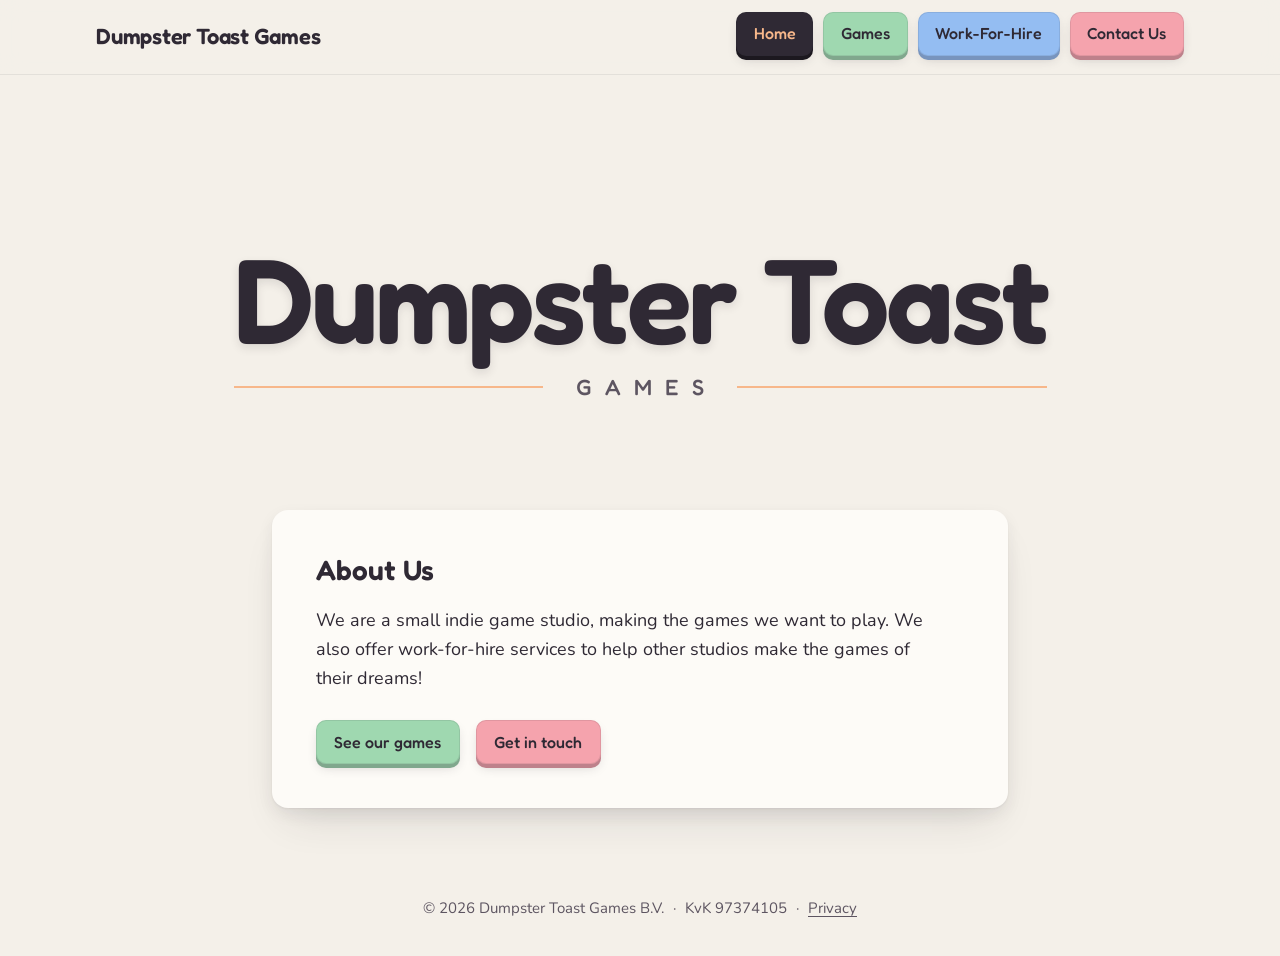
<file: index.html>
<!DOCTYPE html>
<html lang="en">
<head>
  <meta charset="utf-8">
  <meta name="viewport" content="width=device-width, initial-scale=1">
  <title>Dumpster Toast Games</title>
  <meta name="description" content="Dumpster Toast Games is a small indie game studio, making the games we want to play. We also offer work-for-hire services to help other studios make the games of their dreams!.">
  <meta name="theme-color" content="#f4f0e9">
  <link rel="icon" href="data:,">
  <link rel="stylesheet" href="css/style.css">
</head>
<body>
  <a class="btn skip-link" href="#content">Skip to content</a>

  <header class="site-header">
    <div class="container header-inner">
      <a class="wordmark" href="index.html">Dumpster Toast Games</a>
      <nav class="site-nav" aria-label="Main">
        <ul class="nav-list">
          <li><a class="btn btn--apricot" href="index.html" aria-current="page">Home</a></li>
          <li><a class="btn btn--mint" href="games.html">Games</a></li>
          <li><a class="btn btn--sky" href="work-for-hire.html">Work-For-Hire</a></li>
          <li><a class="btn btn--pink" href="contact.html">Contact Us</a></li>
        </ul>
      </nav>
    </div>
  </header>

  <main id="content" class="site-main">
    <div class="container">
      <div class="hero">
        <h1 class="logo">
          <span class="logo-main">Dumpster Toast</span>
          <span class="logo-sub">Games</span>
        </h1>
      </div>

      <section class="card about" aria-labelledby="about-title">
        <h2 class="section-title" id="about-title">About Us</h2>
        <p>We are a small indie game studio, making the games we want to play. We also offer work-for-hire services to help other studios make the games of their dreams!</p>
        <div class="about-actions">
          <a class="btn btn--mint" href="games.html">See our games</a>
          <a class="btn btn--pink" href="contact.html">Get in touch</a>
        </div>
      </section>
    </div>
  </main>

  <footer class="site-footer">
    <ul class="footer-list">
      <li>&copy; 2026 Dumpster Toast Games B.V.</li>
      <li>KvK 97374105</li>
      <li><a href="privacy.html">Privacy</a></li>
    </ul>
  </footer>
</body>
</html>
</file>
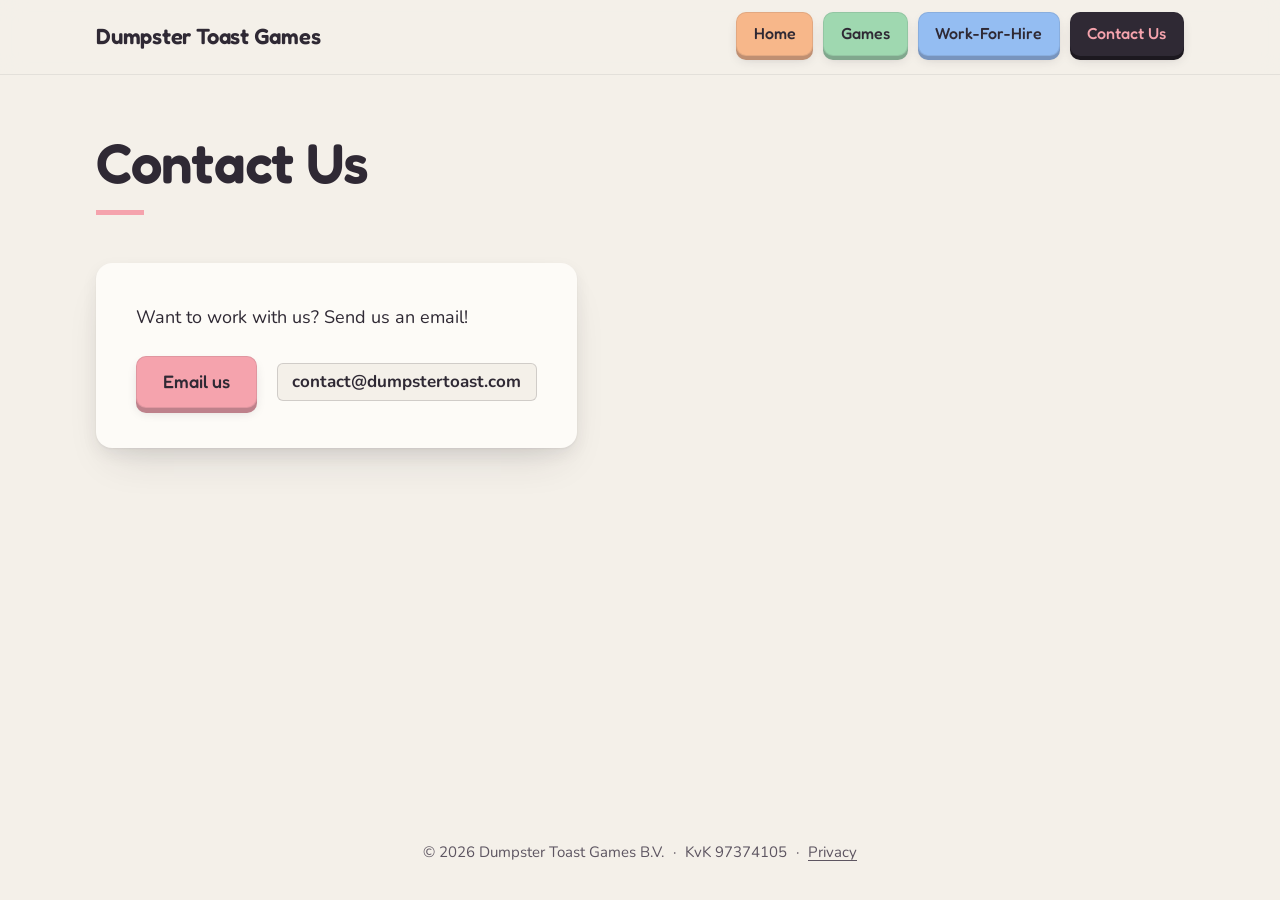
<file: contact.html>
<!DOCTYPE html>
<html lang="en">
<head>
  <meta charset="utf-8">
  <meta name="viewport" content="width=device-width, initial-scale=1">
  <title>Contact Us — Dumpster Toast Games</title>
  <meta name="description" content="Get in touch with Dumpster Toast Games by email.">
  <meta name="theme-color" content="#f4f0e9">
  <link rel="icon" href="data:,">
  <link rel="stylesheet" href="css/style.css">
</head>
<body class="page-contact">
  <a class="btn skip-link" href="#content">Skip to content</a>

  <header class="site-header">
    <div class="container header-inner">
      <a class="wordmark" href="index.html">Dumpster Toast Games</a>
      <nav class="site-nav" aria-label="Main">
        <ul class="nav-list">
          <li><a class="btn btn--apricot" href="index.html">Home</a></li>
          <li><a class="btn btn--mint" href="games.html">Games</a></li>
          <li><a class="btn btn--sky" href="work-for-hire.html">Work-For-Hire</a></li>
          <li><a class="btn btn--pink" href="contact.html" aria-current="page">Contact Us</a></li>
        </ul>
      </nav>
    </div>
  </header>

  <main id="content" class="site-main">
    <div class="container">
      <h1 class="page-title">Contact Us</h1>

      <div class="card email-card">
        <p class="email-intro">Want to work with us?  Send us an email!</p>
        <div class="email-actions">
          <a class="btn btn--large btn--accent" href="mailto:contact@dumpstertoast.com">Email us</a>
          <p class="email-address">contact@dumpstertoast.com</p>
        </div>
      </div>
    </div>
  </main>

  <footer class="site-footer">
    <ul class="footer-list">
      <li>&copy; 2026 Dumpster Toast Games B.V.</li>
      <li>KvK 97374105</li>
      <li><a href="privacy.html">Privacy</a></li>
    </ul>
  </footer>
</body>
</html>
</file>
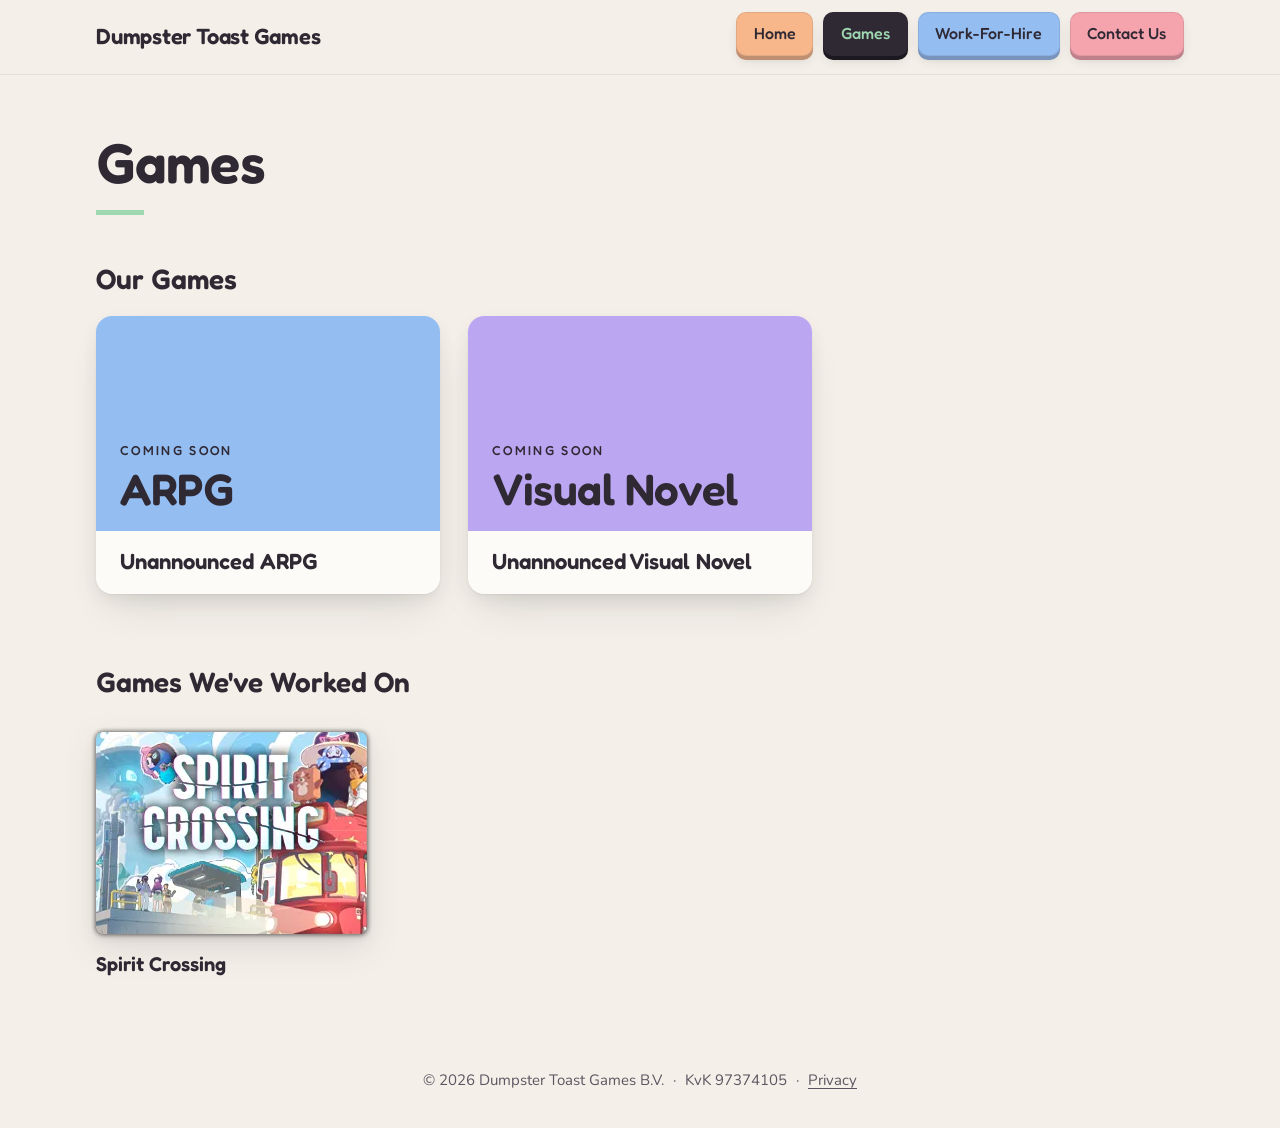
<file: games.html>
<!DOCTYPE html>
<html lang="en">
<head>
  <meta charset="utf-8">
  <meta name="viewport" content="width=device-width, initial-scale=1">
  <title>Games — Dumpster Toast Games</title>
  <meta name="description" content="Games by Dumpster Toast Games: our own upcoming games, and the games we have worked on with other studios.">
  <meta name="theme-color" content="#f4f0e9">
  <link rel="icon" href="data:,">
  <link rel="stylesheet" href="css/style.css">
</head>
<body class="page-games">
  <a class="btn skip-link" href="#content">Skip to content</a>

  <header class="site-header">
    <div class="container header-inner">
      <a class="wordmark" href="index.html">Dumpster Toast Games</a>
      <nav class="site-nav" aria-label="Main">
        <ul class="nav-list">
          <li><a class="btn btn--apricot" href="index.html">Home</a></li>
          <li><a class="btn btn--mint" href="games.html" aria-current="page">Games</a></li>
          <li><a class="btn btn--sky" href="work-for-hire.html">Work-For-Hire</a></li>
          <li><a class="btn btn--pink" href="contact.html">Contact Us</a></li>
        </ul>
      </nav>
    </div>
  </header>

  <main id="content" class="site-main">
    <div class="container">
      <h1 class="page-title">Games</h1>

      <section class="section" aria-labelledby="our-games-title">
        <h2 class="section-title" id="our-games-title">Our Games</h2>
        <div class="card-grid">
          <article class="card game-card">
            <div class="game-cover game-cover--sky" aria-hidden="true">
              <span class="cover-eyebrow">Coming soon</span>
              <span class="cover-genre">ARPG</span>
            </div>
            <div class="game-info">
              <h3 class="game-title">Unannounced ARPG</h3>
              <p class="visually-hidden">Coming soon</p>
            </div>
          </article>

          <article class="card game-card">
            <div class="game-cover game-cover--lavender" aria-hidden="true">
              <span class="cover-eyebrow">Coming soon</span>
              <span class="cover-genre">Visual Novel</span>
            </div>
            <div class="game-info">
              <h3 class="game-title">Unannounced Visual Novel</h3>
              <p class="visually-hidden">Coming soon</p>
            </div>
          </article>
        </div>
      </section>

      <section class="section" aria-labelledby="worked-on-title">
        <h2 class="section-title" id="worked-on-title">Games We've Worked On</h2>
        <div class="card-grid">
          <figure class="partner">
            <a class="partner-link" href="https://playspiritcrossing.com/" target="_blank" rel="noopener">
              <img src="img/spirit-crossing.png" width="302" height="228" alt="Spirit Crossing">
              <span class="visually-hidden">(opens in a new tab)</span>
            </a>
            <figcaption class="partner-caption">Spirit Crossing</figcaption>
          </figure>
        </div>
      </section>
    </div>
  </main>

  <footer class="site-footer">
    <ul class="footer-list">
      <li>&copy; 2026 Dumpster Toast Games B.V.</li>
      <li>KvK 97374105</li>
      <li><a href="privacy.html">Privacy</a></li>
    </ul>
  </footer>
</body>
</html>
</file>
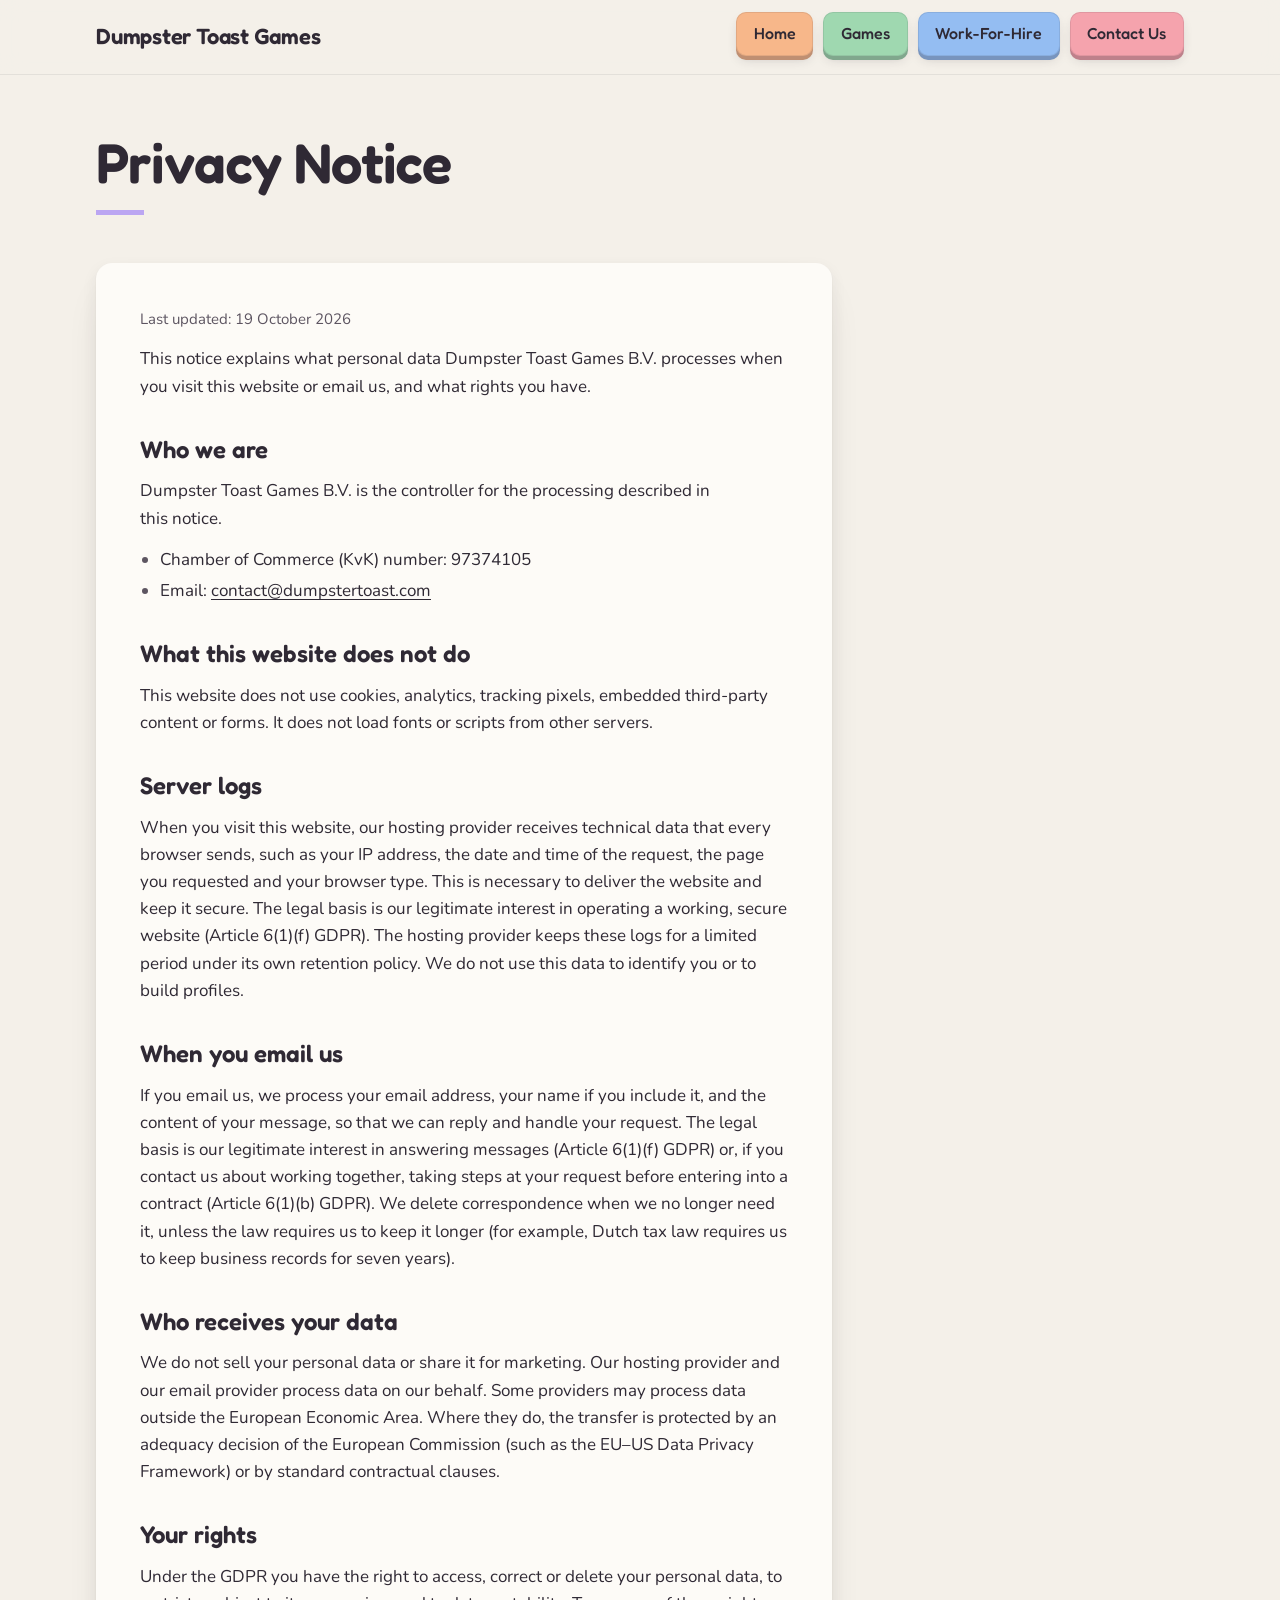
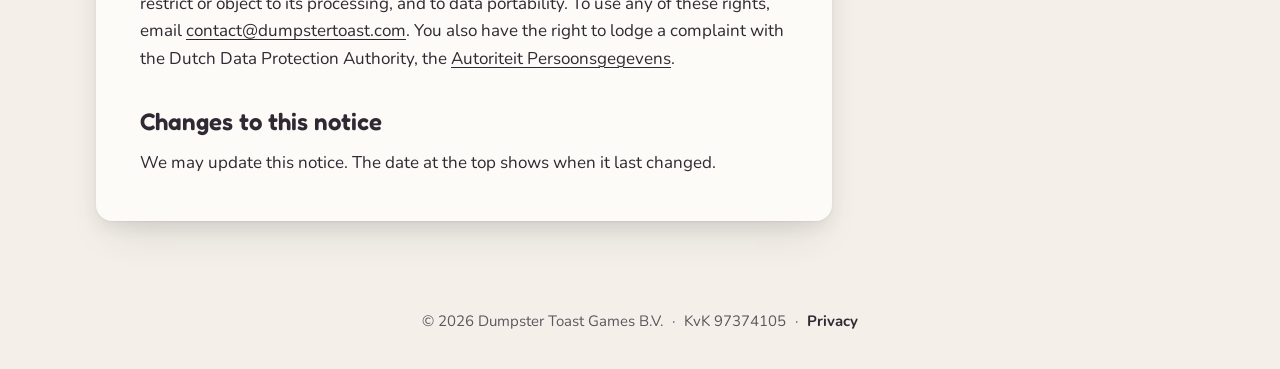
<file: privacy.html>
<!DOCTYPE html>
<html lang="en">
<head>
  <meta charset="utf-8">
  <meta name="viewport" content="width=device-width, initial-scale=1">
  <title>Privacy Notice — Dumpster Toast Games</title>
  <meta name="description" content="How Dumpster Toast Games B.V. handles personal data when you visit this website or email us, and what rights you have.">
  <meta name="theme-color" content="#f4f0e9">
  <link rel="icon" href="data:,">
  <link rel="stylesheet" href="css/style.css">
</head>
<body class="page-privacy">
  <a class="btn skip-link" href="#content">Skip to content</a>

  <header class="site-header">
    <div class="container header-inner">
      <a class="wordmark" href="index.html">Dumpster Toast Games</a>
      <nav class="site-nav" aria-label="Main">
        <ul class="nav-list">
          <li><a class="btn btn--apricot" href="index.html">Home</a></li>
          <li><a class="btn btn--mint" href="games.html">Games</a></li>
          <li><a class="btn btn--sky" href="work-for-hire.html">Work-For-Hire</a></li>
          <li><a class="btn btn--pink" href="contact.html">Contact Us</a></li>
        </ul>
      </nav>
    </div>
  </header>

  <main id="content" class="site-main">
    <div class="container">
      <h1 class="page-title">Privacy Notice</h1>

      <div class="card prose">
        <!-- LAST UPDATED: change this date when you change the notice. -->
        <p class="prose-date">Last updated: <time datetime="2026-10-19">19 October 2026</time></p>
        <!-- END LAST UPDATED -->

        <p>This notice explains what personal data Dumpster Toast Games B.V. processes when you visit this website or email us, and what rights you have.</p>

        <h2>Who we are</h2>
        <p>Dumpster Toast Games B.V. is the controller for the processing described in this notice.</p>
        <ul>
          <li>Chamber of Commerce (KvK) number: 97374105</li>
          <li>Email: <a href="mailto:contact@dumpstertoast.com">contact@dumpstertoast.com</a></li>
        </ul>

        <h2>What this website does not do</h2>
        <p>This website does not use cookies, analytics, tracking pixels, embedded third-party content or forms. It does not load fonts or scripts from other servers.</p>

        <h2>Server logs</h2>
        <p>When you visit this website, our hosting provider receives technical data that every browser sends, such as your IP address, the date and time of the request, the page you requested and your browser type. This is necessary to deliver the website and keep it secure. The legal basis is our legitimate interest in operating a working, secure website (Article 6(1)(f) GDPR). The hosting provider keeps these logs for a limited period under its own retention policy. We do not use this data to identify you or to build profiles.</p>

        <h2>When you email us</h2>
        <p>If you email us, we process your email address, your name if you include it, and the content of your message, so that we can reply and handle your request. The legal basis is our legitimate interest in answering messages (Article 6(1)(f) GDPR) or, if you contact us about working together, taking steps at your request before entering into a contract (Article 6(1)(b) GDPR). We delete correspondence when we no longer need it, unless the law requires us to keep it longer (for example, Dutch tax law requires us to keep business records for seven years).</p>

        <h2>Who receives your data</h2>
        <p>We do not sell your personal data or share it for marketing. Our hosting provider and our email provider process data on our behalf. Some providers may process data outside the European Economic Area. Where they do, the transfer is protected by an adequacy decision of the European Commission (such as the EU–US Data Privacy Framework) or by standard contractual clauses.</p>

        <h2>Your rights</h2>
        <p>Under the GDPR you have the right to access, correct or delete your personal data, to restrict or object to its processing, and to data portability. To use any of these rights, email <a href="mailto:contact@dumpstertoast.com">contact@dumpstertoast.com</a>. You also have the right to lodge a complaint with the Dutch Data Protection Authority, the <a href="https://autoriteitpersoonsgegevens.nl/" target="_blank" rel="noopener">Autoriteit Persoonsgegevens<span class="visually-hidden"> (opens in a new tab)</span></a>.</p>

        <h2>Changes to this notice</h2>
        <p>We may update this notice. The date at the top shows when it last changed.</p>
      </div>
    </div>
  </main>

  <footer class="site-footer">
    <ul class="footer-list">
      <li>&copy; 2026 Dumpster Toast Games B.V.</li>
      <li>KvK 97374105</li>
      <li><a href="privacy.html" aria-current="page">Privacy</a></li>
    </ul>
  </footer>
</body>
</html>
</file>
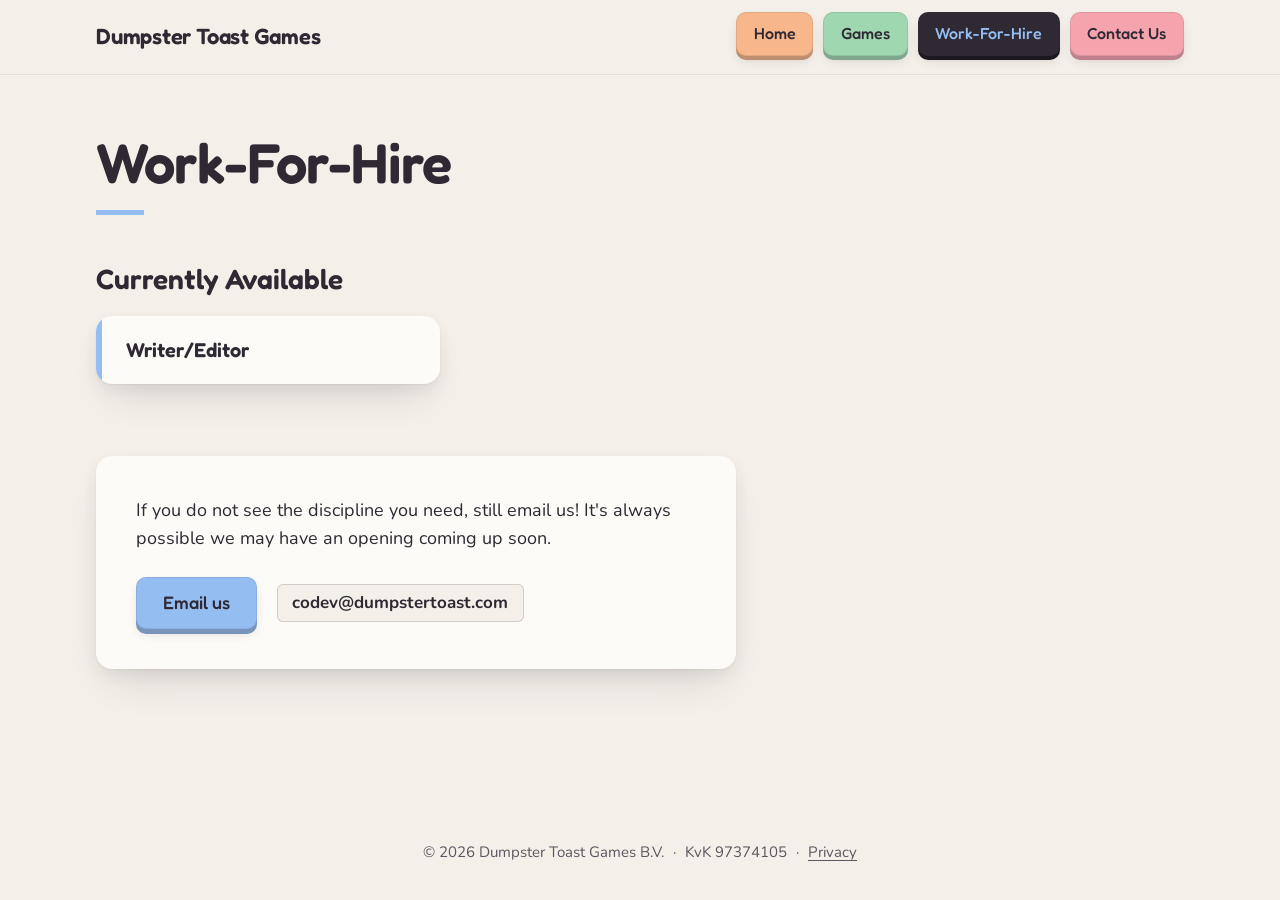
<file: work-for-hire.html>
<!DOCTYPE html>
<html lang="en">
<head>
  <meta charset="utf-8">
  <meta name="viewport" content="width=device-width, initial-scale=1">
  <title>Work-For-Hire — Dumpster Toast Games</title>
  <meta name="description" content="Work-for-hire from Dumpster Toast Games. See which disciplines are currently available, then email us.">
  <meta name="theme-color" content="#f4f0e9">
  <link rel="icon" href="data:,">
  <link rel="stylesheet" href="css/style.css">
</head>
<body class="page-work">
  <a class="btn skip-link" href="#content">Skip to content</a>

  <header class="site-header">
    <div class="container header-inner">
      <a class="wordmark" href="index.html">Dumpster Toast Games</a>
      <nav class="site-nav" aria-label="Main">
        <ul class="nav-list">
          <li><a class="btn btn--apricot" href="index.html">Home</a></li>
          <li><a class="btn btn--mint" href="games.html">Games</a></li>
          <li><a class="btn btn--sky" href="work-for-hire.html" aria-current="page">Work-For-Hire</a></li>
          <li><a class="btn btn--pink" href="contact.html">Contact Us</a></li>
        </ul>
      </nav>
    </div>
  </header>

  <main id="content" class="site-main">
    <div class="container">
      <h1 class="page-title">Work-For-Hire</h1>

      <section class="section" aria-labelledby="available-title">
        <h2 class="section-title" id="available-title">Currently Available</h2>
        <ul class="discipline-list card-grid">
          <li class="card discipline">Writer/Editor</li>
        </ul>
      </section>

      <div class="section card email-card">
        <p class="email-intro">If you do not see the discipline you need, still email us! It's always possible we may have an opening coming up soon.</p>
        <div class="email-actions">
          <a class="btn btn--large btn--accent" href="mailto:codev@dumpstertoast.com">Email us</a>
          <p class="email-address">codev@dumpstertoast.com</p>
        </div>
      </div>
    </div>
  </main>

  <footer class="site-footer">
    <ul class="footer-list">
      <li>&copy; 2026 Dumpster Toast Games B.V.</li>
      <li>KvK 97374105</li>
      <li><a href="privacy.html">Privacy</a></li>
    </ul>
  </footer>
</body>
</html>
</file>
<file: css/style.css>
/* ==========================================================
   Dumpster Toast Games: main style sheet.
   Order: fonts, tokens, base, layout, components, pages,
   breakpoints, motion.
   ========================================================== */


/* ---------- 1. Fonts ---------- */

/* Self-hosted Latin subsets. Do not load fonts from other servers. */
@font-face {
  font-family: "Fredoka";
  font-style: normal;
  font-weight: 300 700;
  font-display: swap;
  src: url("../fonts/fredoka-latin-wght-normal.woff2") format("woff2");
  unicode-range: U+0000-00FF, U+0131, U+0152-0153, U+02BB-02BC, U+02C6, U+02DA, U+02DC, U+0304, U+0308, U+0329, U+2000-206F, U+20AC, U+2122, U+2191, U+2193, U+2212, U+2215, U+FEFF, U+FFFD;
}

@font-face {
  font-family: "Nunito";
  font-style: normal;
  font-weight: 200 1000;
  font-display: swap;
  src: url("../fonts/nunito-latin-wght-normal.woff2") format("woff2");
  unicode-range: U+0000-00FF, U+0131, U+0152-0153, U+02BB-02BC, U+02C6, U+02DA, U+02DC, U+0304, U+0308, U+0329, U+2000-206F, U+20AC, U+2122, U+2191, U+2193, U+2212, U+2215, U+FEFF, U+FFFD;
}


/* ---------- 2. Tokens ---------- */

:root {
  color-scheme: light;

  /* Palette: clear pastels on a warm off-white. */
  --paper: #f4f0e9;
  --paper-rgb: 244 240 233;
  --surface: #fdfbf7;
  --apricot: #f7b78a;
  --mint: #9fd8b0;
  --sky: #94bdf2;
  --pink: #f5a3ad;
  --lavender: #bba6f2;
  --ink: #2f2934;
  --ink-soft: #5d5561; /* Use only on paper or surface. */
  --ink-deep: #1c181f;
  --ink-rgb: 47 41 52; /* Tint for all shadows. */

  /* Page accent. The home page uses this value. Other pages set their own. */
  --accent: var(--apricot);

  /* Type */
  --font-display: "Fredoka", ui-rounded, "Arial Rounded MT Bold", "Segoe UI", system-ui, sans-serif;
  --font-body: "Nunito", ui-rounded, "Segoe UI", system-ui, -apple-system, Roboto, "Helvetica Neue", Arial, sans-serif;

  /* Size */
  --gutter: 1rem;
  --content-max: 68rem;
  --radius-sm: 0.375rem;
  --radius-md: 0.625rem;
  --radius-lg: 1rem;

  /* Soft shadows */
  --shadow-md: 0 1px 2px rgb(var(--ink-rgb) / 0.06), 0 6px 16px rgb(var(--ink-rgb) / 0.07), 0 22px 40px -16px rgb(var(--ink-rgb) / 0.16);
  --shadow-header: 0 1px 0 rgb(var(--ink-rgb) / 0.08);

  /* Drop shadows. These follow the alpha shape of an image. */
  --drop-md: drop-shadow(0 3px 4px rgb(var(--ink-rgb) / 0.14)) drop-shadow(0 12px 16px rgb(var(--ink-rgb) / 0.12));
  --drop-lg: drop-shadow(0 6px 8px rgb(var(--ink-rgb) / 0.16)) drop-shadow(0 22px 28px rgb(var(--ink-rgb) / 0.2));

  /* Buttons: a solid edge below, plus a soft shadow. */
  --ledge: 0.25rem;
  --ledge-lift: 0.125rem;
  --edge-mix: 28%;
  --shadow-btn: 0 0.375rem 0.75rem -0.25rem rgb(var(--ink-rgb) / 0.25);
  --shadow-btn-hover: 0 0.625rem 1rem -0.375rem rgb(var(--ink-rgb) / 0.28);
  --shadow-btn-active: 0 1px 2px rgb(var(--ink-rgb) / 0.2);
  --btn-hairline: inset 0 0 0 1px rgb(var(--ink-rgb) / 0.1);

  /* Motion */
  --speed: 0.15s;
}


/* ---------- 3. Base ---------- */

*,
*::before,
*::after {
  box-sizing: border-box;
}

body {
  margin: 0;
  min-height: 100vh;
  min-height: 100dvh;
  display: flex;
  flex-direction: column;
  background: var(--paper);
  color: var(--ink);
  font-family: var(--font-body);
  font-size: 1.0625rem;
  line-height: 1.6;
  overflow-wrap: break-word;
}

h1,
h2,
h3 {
  margin: 0;
  font-family: var(--font-display);
  font-weight: 600;
  line-height: 1.15;
  text-wrap: balance;
}

p {
  margin: 0;
  text-wrap: pretty;
}

img {
  display: block;
  max-width: 100%;
  height: auto;
}

a {
  color: inherit;
}

:focus-visible {
  outline: 3px solid var(--ink);
  outline-offset: 3px;
}

::selection {
  background: var(--lavender);
  color: var(--ink);
}

/* Hide text on screen, but keep it for screen readers. */
.visually-hidden {
  position: absolute;
  width: 1px;
  height: 1px;
  margin: -1px;
  padding: 0;
  overflow: hidden;
  clip-path: inset(50%);
  white-space: nowrap;
  border: 0;
}


/* ---------- 4. Layout ---------- */

.container {
  width: min(100% - 2 * var(--gutter), var(--content-max));
  margin-inline: auto;
}

/* Header */
.site-header {
  position: relative;
  z-index: 10;
  padding-block: 0.75rem 0.875rem;
  background: rgb(var(--paper-rgb) / 0.92);
  -webkit-backdrop-filter: blur(12px);
  backdrop-filter: blur(12px);
  box-shadow: var(--shadow-header);
}

.header-inner {
  display: flex;
  flex-wrap: wrap;
  align-items: center;
  justify-content: center;
  gap: 0.75rem 2rem;
}

.wordmark {
  border-radius: var(--radius-sm);
  font-family: var(--font-display);
  font-size: 1.375rem;
  font-weight: 600;
  line-height: 1.1;
  letter-spacing: -0.01em;
  text-decoration: none;
}

.site-nav {
  width: 100%;
}

.nav-list {
  display: grid;
  grid-template-columns: repeat(2, minmax(0, 1fr));
  gap: 0.75rem 0.625rem;
  margin: 0;
  padding: 0 0 var(--ledge);
  list-style: none;
}

.nav-list .btn {
  width: 100%;
  padding-inline: 0.75em;
}

/* Main and footer */
.site-main {
  flex: 1;
  padding-block: clamp(2rem, 5vw, 3.5rem) clamp(3.5rem, 8vw, 5.5rem);
}

.site-footer {
  padding-block: 0 2.25rem;
  color: var(--ink-soft);
  font-size: 0.9375rem;
}

.footer-list {
  display: flex;
  flex-wrap: wrap;
  justify-content: center;
  margin: 0;
  padding: 0 var(--gutter);
  list-style: none;
}

/* Narrow screens: the copyright is alone on the first line. */
.footer-list li:first-child {
  flex-basis: 100%;
  text-align: center;
}

/* Dot between two items on the same line. Screen readers skip the dot. */
.footer-list li:nth-child(n + 3)::before {
  content: "\b7";
  content: "\b7" / "";
  padding-inline: 0.6em;
}

/* Text links: a smaller focus ring offset, so the ring stays clear of the next words. */
.site-footer a {
  border-radius: 2px;
  outline-offset: 2px;
  text-underline-offset: 0.2em;
}

@media (hover: hover) {
  .site-footer a:hover {
    color: var(--ink);
  }
}

/* The link to the current page. */
.site-footer a[aria-current="page"] {
  color: var(--ink);
  font-weight: 700;
  text-decoration: none;
}


/* ---------- 5. Components ---------- */

/* Button with a solid edge below. Set --btn-bg to change the color. */
.btn {
  --btn-bg: var(--surface);
  --btn-edge: color-mix(in srgb, var(--btn-bg), var(--ink) var(--edge-mix));

  display: inline-flex;
  align-items: center;
  justify-content: center;
  min-height: 2.75rem;
  padding: 0.5em 1.15em;
  border-radius: var(--radius-md);
  background: var(--btn-bg);
  color: var(--ink);
  font-family: var(--font-display);
  font-size: 1rem;
  font-weight: 500;
  line-height: 1.1;
  text-align: center;
  text-decoration: none;
  box-shadow: var(--btn-hairline), 0 var(--ledge) 0 var(--btn-edge), var(--shadow-btn);
}

@media (hover: hover) {
  .btn:hover {
    translate: 0 calc(-1 * var(--ledge-lift));
    box-shadow: var(--btn-hairline), 0 calc(var(--ledge) + var(--ledge-lift)) 0 var(--btn-edge), var(--shadow-btn-hover);
  }
}

/* Keep this rule after the :hover rule. Then the pressed state overrides the hover state. */
.btn:active {
  translate: 0 var(--ledge);
  box-shadow: var(--btn-hairline), 0 0 0 var(--btn-edge), var(--shadow-btn-active);
}

.btn--accent {
  --btn-bg: var(--accent);
}

/* Fixed colors. A button that links to a page uses the color of that page. */
.btn--apricot { --btn-bg: var(--apricot); }
.btn--mint { --btn-bg: var(--mint); }
.btn--sky { --btn-bg: var(--sky); }
.btn--pink { --btn-bg: var(--pink); }

.btn--large {
  --ledge: 0.3125rem;

  min-height: 3.25rem;
  padding-inline: 1.5em;
  font-size: 1.125rem;
}

/* Current page in the nav: dark fill, text in the color of the page. */
.btn[aria-current="page"] {
  --btn-edge: var(--ink-deep);

  background: var(--ink);
  color: var(--btn-bg);
}

.skip-link {
  position: absolute;
  top: 0.75rem;
  left: 0.75rem;
  z-index: 100;
}

.skip-link:not(:focus) {
  translate: 0 -200%;
}

/* Card */
.card {
  border-radius: var(--radius-lg);
  background: var(--surface);
  box-shadow: var(--shadow-md);
}

/* Inner page title with a short accent bar below it. */
.page-title {
  margin-bottom: clamp(2rem, 5vw, 3rem);
  font-size: clamp(2.25rem, 7vw, 3.5rem);
  letter-spacing: -0.015em;
}

.page-title::after {
  content: "";
  display: block;
  width: 3rem;
  height: 0.3125rem;
  margin-top: 1rem;
  background: var(--accent);
}

/* Section */
.section + .section {
  margin-top: clamp(3rem, 8vw, 4.5rem);
}

.section-title {
  margin-bottom: 1.25rem;
  font-size: clamp(1.375rem, 4vw, 1.75rem);
}

/* Grid for cards. Copy one item to add a new card. */
.card-grid {
  display: grid;
  grid-template-columns: repeat(auto-fill, minmax(min(100%, 17rem), 1fr));
  gap: clamp(1.25rem, 3vw, 1.75rem);
}

/* Email call to action. The card is only as wide as its content. */
.email-card {
  display: grid;
  gap: 1.5rem;
  width: fit-content;
  max-width: 40rem;
  padding: clamp(1.5rem, 5vw, 2.5rem);
}

.email-intro {
  font-size: 1.125rem;
}

.email-actions {
  display: flex;
  flex-wrap: wrap;
  align-items: center;
  gap: 1rem 1.25rem;
}

/* Address as plain text. One click selects all of it. */
.email-address {
  padding: 0.4em 0.85em;
  border: 1px solid rgb(var(--ink-rgb) / 0.18);
  border-radius: var(--radius-sm);
  background: var(--paper);
  font-size: clamp(0.9375rem, 4vw, 1.0625rem);
  font-weight: 700;
  line-height: 1.3;
  overflow-wrap: anywhere;
  -webkit-user-select: all;
  user-select: all;
}


/* ---------- 6. Pages ---------- */

.page-games { --accent: var(--mint); }
.page-work { --accent: var(--sky); }
.page-contact { --accent: var(--pink); }
.page-privacy { --accent: var(--lavender); }

/* Home: hero with the wordmark logo */
.hero {
  display: grid;
  place-items: center;
  padding-block: clamp(3rem, 10vw, 7rem) clamp(3.5rem, 10vw, 7rem);
}

.logo {
  display: grid;
  text-align: center;
}

.logo-main {
  font-size: clamp(2.25rem, 13vw, 7.5rem);
  line-height: 0.95;
  letter-spacing: -0.025em;
  text-shadow: 0 0.03em 0.08em rgb(var(--ink-rgb) / 0.12);
}

/* "Games" between two thin accent rules. */
.logo-sub {
  display: flex;
  align-items: center;
  gap: 0.9em;
  margin-top: 0.9em;
  color: var(--ink-soft);
  font-size: clamp(0.875rem, 2.4vw, 1.375rem);
  font-weight: 500;
  line-height: 1;
  letter-spacing: 0.6em;
  text-transform: uppercase;
}

.logo-sub::before,
.logo-sub::after {
  content: "";
  flex: 1;
  height: 2px;
  background: var(--accent);
}

/* Letter spacing adds space after the last letter. Add the same space on the left. */
.logo-sub::before {
  margin-right: 0.6em;
}

/* Home: about card */
.about {
  max-width: 46rem;
  margin-inline: auto;
  padding: clamp(1.5rem, 6vw, 2.75rem);
}

.about p {
  font-size: 1.125rem;
}

.about-actions {
  display: flex;
  flex-wrap: wrap;
  gap: 1rem;
  margin-top: 1.75rem;
}

/* Games: cards for our own games */
.game-card {
  display: flex;
  flex-direction: column;
  overflow: hidden;
}

/* Solid color cover with the genre in large type. */
.game-cover {
  display: flex;
  flex-direction: column;
  justify-content: flex-end;
  gap: 0.375rem;
  aspect-ratio: 16 / 10;
  padding: 1.25rem 1.5rem;
}

.game-cover--sky {
  background: var(--sky);
}

.game-cover--lavender {
  background: var(--lavender);
}

.cover-eyebrow {
  font-family: var(--font-display);
  font-size: 0.8125rem;
  font-weight: 500;
  letter-spacing: 0.18em;
  text-transform: uppercase;
}

.cover-genre {
  font-family: var(--font-display);
  font-size: clamp(2rem, 7vw, 2.75rem);
  font-weight: 600;
  line-height: 1;
  letter-spacing: -0.01em;
}

.game-info {
  padding: 1.125rem 1.5rem 1.25rem;
}

.game-title {
  font-size: 1.375rem;
  word-spacing: 0.05em;
}

/* Games: games we worked on. The PNG has its own rounded corners and halo.
   Do not add a border, a background or a box-shadow. Use drop-shadow only. */
.partner {
  display: grid;
  justify-items: start;
  margin: 0;
}

/* The PNG has 15px of clear space on the left (15 / 302 = 4.97%).
   Move the link left by that amount. Then the art starts at the content edge.
   A translate percentage uses the width of the link. Thus the shift stays correct when the image is smaller.
   For an image with no clear space, set --art-shift to 0. */
.partner-link {
  --art-shift: -4.97%;

  display: block;
  border-radius: 1.5rem;
  outline-offset: -0.5rem;
  translate: var(--art-shift) 0;
}

.partner-link img {
  filter: var(--drop-md);
}

@media (hover: hover) {
  .partner-link:hover {
    translate: var(--art-shift) -0.375rem;
  }

  .partner-link:hover img {
    filter: var(--drop-lg);
  }
}

.partner-link:focus-visible {
  translate: var(--art-shift) -0.375rem;
}

.partner-link:focus-visible img {
  filter: var(--drop-lg);
}

.partner-caption {
  margin-top: 0.125rem;
  font-family: var(--font-display);
  font-size: 1.25rem;
  font-weight: 600;
}

/* Work-For-Hire: disciplines */
.discipline-list {
  margin: 0;
  padding: 0;
  list-style: none;
}

.discipline {
  position: relative;
  overflow: hidden;
  padding: 1.125rem 1.5rem 1.125rem 1.875rem;
  font-family: var(--font-display);
  font-size: 1.25rem;
  font-weight: 600;
}

/* Straight accent stripe on the left. The card corners clip it. */
.discipline::before {
  content: "";
  position: absolute;
  inset: 0 auto 0 0;
  width: 0.375rem;
  background: var(--accent);
}


/* Privacy: one card of prose. Lines stay short for easy reading. */
.prose {
  max-width: 46rem;
  padding: clamp(1.5rem, 6vw, 2.75rem);
}

.prose > * + * {
  margin-top: 0.875rem;
}

.prose h2 {
  margin-top: 2.25rem;
  font-size: clamp(1.25rem, 3.5vw, 1.5rem);
}

.prose ul {
  padding-left: 1.25rem;
}

.prose li + li {
  margin-top: 0.25rem;
}

.prose li::marker {
  color: var(--ink-soft);
}

.prose a {
  border-radius: 2px;
  outline-offset: 2px;
  text-decoration-thickness: 1px;
  text-underline-offset: 0.2em;
}

@media (hover: hover) {
  .prose a:hover {
    text-decoration-thickness: 2px;
  }
}

.prose-date {
  color: var(--ink-soft);
  font-size: 0.9375rem;
}

/* ---------- 7. Breakpoints ---------- */

@media (min-width: 30em) {
  /* Stick the header only when the nav fits on one row. */
  .site-header {
    position: sticky;
    top: 0;
  }

  .site-nav {
    width: auto;
  }

  .nav-list {
    grid-template-columns: repeat(4, auto);
  }
}

/* The footer fits on one line, with space to spare for a wider fallback font. */
@media (min-width: 34em) {
  .footer-list li:first-child {
    flex-basis: auto;
  }

  .footer-list li:nth-child(2)::before {
    content: "\b7";
    content: "\b7" / "";
    padding-inline: 0.6em;
  }
}

@media (min-width: 40em) {
  .nav-list .btn {
    padding-inline: 1.1em;
  }
}

@media (min-width: 56em) {
  .header-inner {
    justify-content: space-between;
  }
}


/* ---------- 8. Motion ---------- */

/* Transitions run only in this media query. */
@media (prefers-reduced-motion: no-preference) {
  .btn {
    transition: translate var(--speed) ease-out, box-shadow var(--speed) ease-out;
  }

  .partner-link {
    transition: translate 0.2s ease-out;
  }

  .partner-link img {
    transition: filter 0.2s ease-out;
  }
}
</file>
